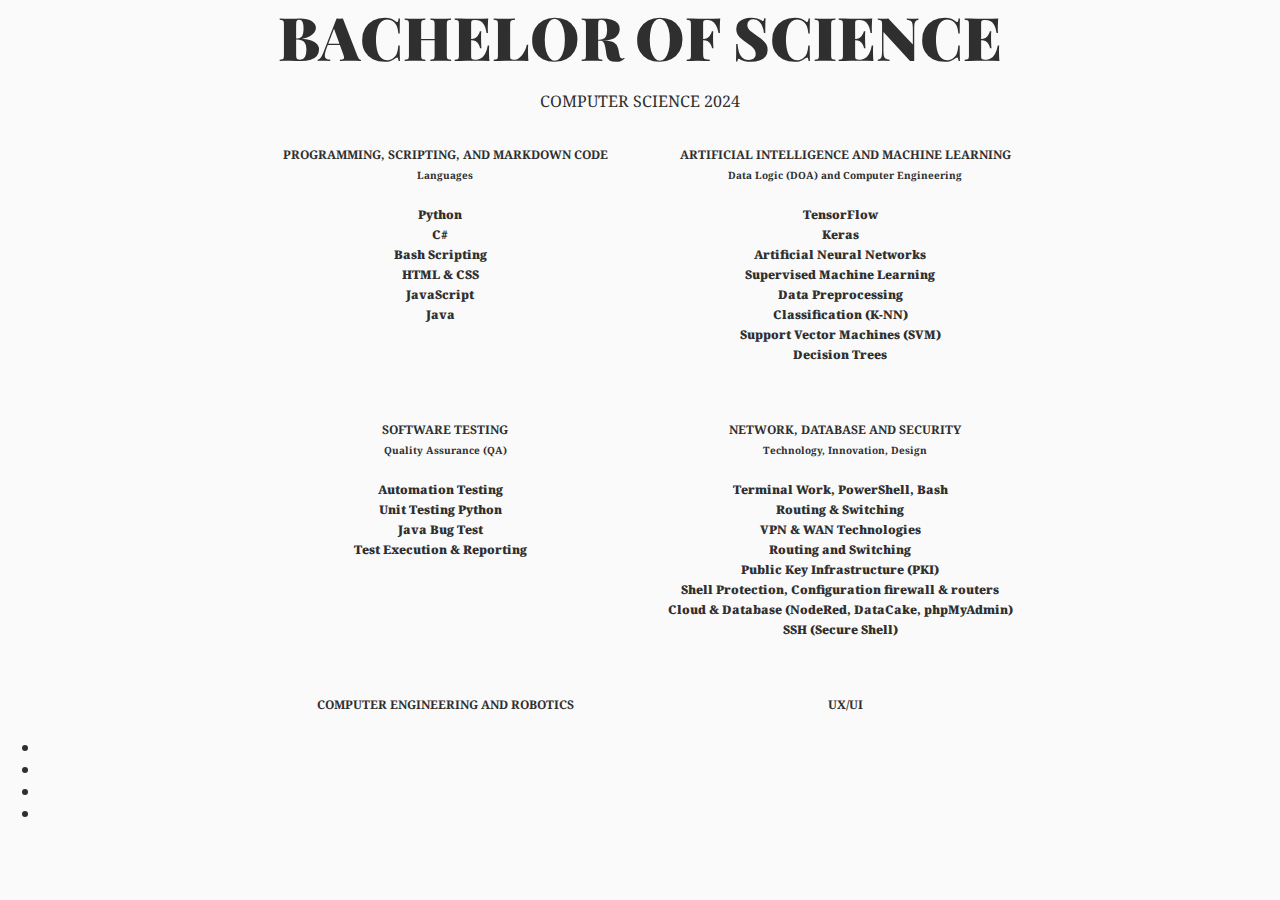
<file: bachelor.html>
<!DOCTYPE html>
<html lang="en">
<head>
    <meta charset="UTF-8">
    <meta name="viewport" content="width=device=width, initial-scale=1.0">
    <title>Bachelor of Science</title>
    <link href='https://fonts.googleapis.com/css?family=Playfair+Display:400,700,900,400italic,700italic,900italic|Droid+Serif:400,700,400italic,700italic' rel='stylesheet' type='text/css'>
    <link rel="stylesheet" href="Design/newspaper.css">
</head>
<body>
<div class="external">
    <div class="content">
        <div class="head">
            <div class="headerobjectswrapper">
                <header>Bachelor of Science</header>
            </div>
            <div class="subhead">Computer Science 2024</div>
        </div>
        <div class="horizontal-scroll-wrapper">
            <div class="collumns">
                <div class="collumn">
                    <div class="head">
                        <span class="headline hl1">Programming, Scripting, and Markdown Code</span>
                        <p><span class="headline hl4">Languages</span></p>
                        <div class="skill"><b>Python</b></div>
                        <br> <!-- Added to move C# to the next line -->
                        <div class="skill"><b>C#</b></div>
                        <br>
                        <div class="skill"><b>Bash Scripting</b></div>
                        <br>
                        <div class="skill"><b>HTML & CSS</b></div>
                        <br>
                        <div class="skill"><b>JavaScript</b></div>
                        <br>
                        <div class="skill"><b>Java</b></div>
                        <!-- Add other languages here if necessary -->
                    </div>
                </div>
                <div class="collumn">
                    <div class="head">
                        <span class="headline hl1">Artificial Intelligence and Machine Learning</span>
                        <p><span class="headline hl4">Data Logic (DOA) and Computer Engineering</span></p>
                        <div class="skill"><b>TensorFlow</b></div>
                        <br>
                        <div class="skill"><b>Keras</b></div>
                        <br>
                        <div class="skill"><b>Artificial Neural Networks</b></div>
                        <br>
                        <div class="skill"><b>Supervised Machine Learning</b></div>
                        <br>
                        <div class="skill"><b>Data Preprocessing</b></div>
                        <br>
                        <div class="skill"><b>Classification (K-NN)</b></div>
                        <br>
                        <div class="skill"><b>Support Vector Machines (SVM)</b></div>
                        <br>
                        <div class="skill"><b>Decision Trees</b></div>
                    </div>
                </div>
                <div class="collumn">
                    <div class="head">
                        <span class="headline hl1">Software Testing</span>
                        <p><span class="headline hl4">Quality Assurance (QA)</span></p>
                        <div class="skill"><b>Automation Testing</b></div>
                        <br>
                        <div class="skill"><b>Unit Testing Python</b></div>
                        <br>
                        <div class="skill"><b>Java Bug Test</b></div>
                        <br> 
                        <div class="skill"><b>Test Execution & Reporting</b></div>
                    </div>
                </div>
                <div class="collumn">
                    <div class="head">
                        <span class="headline hl1">Network, Database and Security</span>
                        <p><span class="headline hl4">Technology, Innovation, Design</span></p>
                        <div class="skill"><b>Terminal Work, PowerShell, Bash</b></div>
                        <br>
                        <div class="skill"><b>Routing & Switching</b></div>
                        <br>
                        <div class="skill"><b>VPN & WAN Technologies</b></div>
                        <br>
                        <div class="skill"><b>Routing and Switching</b></div>
                        <br>
                        <div class="skill"><b>Public Key Infrastructure (PKI)</b></div>
                        <br>
                        <div class="skill"><b>Shell Protection, Configuration firewall & routers</b></div>
                        <br>
                        <div class="skill"><b>Cloud & Database (NodeRed, DataCake, phpMyAdmin)</b></div>
                        <br>
                        <div class="skill"><b>SSH (Secure Shell)</b></div>
                    </div>
                </div>
                <div class="collumn">
                    <div class="head">
                        <span class="headline hl1">Computer Engineering and Robotics</span>
                        <p><span class="headline hl4">Automation Technology and Engineering</span></p>
                        <div class="skill"><b>Robotics</b></div>
                        <br>
                        <div class="skill"><b>MATLAB, LABVIEW, & Python</b></div>
                        <br>
                        <div class="skill"><b>ROS (Robotic Operating System)</b></div>
                        <br>
                        <div class="skill"><b>3D modeling and Printing</b></div>
                        <br>
                        <div class="skill"><b>BluePrint Reading</b></div>
                        <br>
                        <div class="skill"><b>Sensors & Electronic Parts</b></div>
                    </div>
                </div>
                <div class="collumn">
                    <div class="head">
                        <span class="headline hl1">UX/UI</span>
                        <p><span class="headline hl4">Designer</span></p>
                        <div class="skill"><b>Adobe Photoshop</b></div>
                        <br>
                        <div class="skill"><b>Adobe Illustrator</b></div>
                        <br> 
                        <div class="skill"><b>Procreate</b></div>
                        <br>
                        <div class="skill"><b>360 Fusion</b></div>
                    </div>
                </div>
                <div class="horizontal-line"></div>
            </div>
            <div class="research">
                <div class="head">
                    <span class="headline hl1">Bachelor Thesis Research</span>
                    <p><span class="headline hl4">Automation in Swedish Universities and Colleges</span></p>
                    <p>Publication DiVA</p>
                    <p>DOI Link</p>
                </div>
            </div>
        </div>
    </div>
</div>
<div class="menu-left">
    <ul>
      <li><a href="index.html"></a></li>
      <li><a href="bachelor.html"></a></li>
      <li><a href="gallery.html"></a></li>
      <li><a href="projects.html"></a></li>
    </ul>
  </div>  
</body>
</html>
</file>
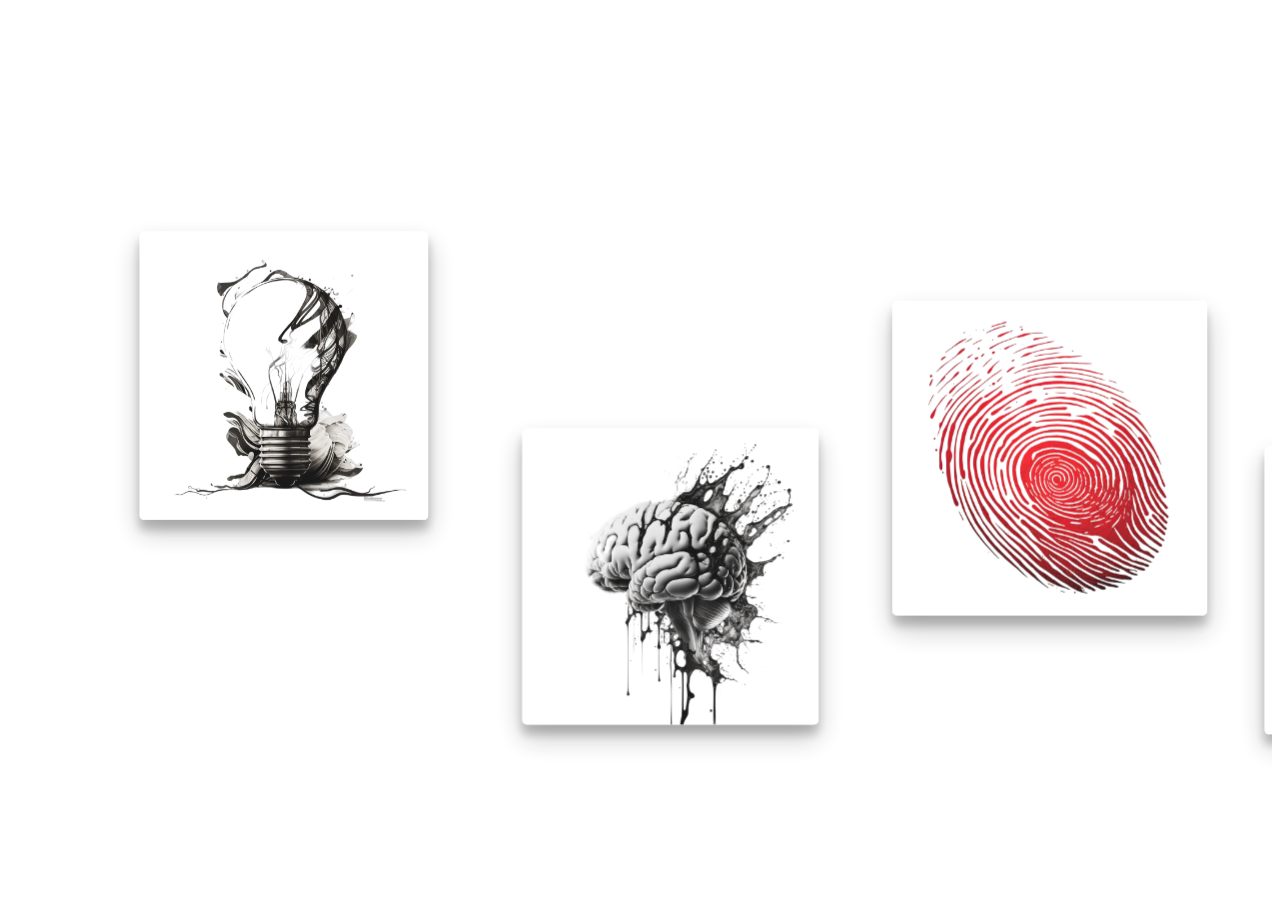
<file: projects.html>
<!DOCTYPE html>
<html lang="en">
<head>
    <meta charset="UTF-8">
    <meta name="viewport" content="width=device-width, initial-scale=1.0">
    <link href='https://fonts.googleapis.com/css?family=Playfair+Display:400,700,900,400italic,700italic,900italic|Droid+Serif:400,700,400italic,700italic' rel='stylesheet' type='text/css'>
    <link rel="stylesheet" href="Design/project.css">
    <title>Projects</title>
</head>
<body>
<div class="external">
    <div class="horizontal-scroll-wrapper">
        <div class="img-wrapper slower">
            <figure>
                <img src="./Project Image/LightBulb-PhotoRoom.png-PhotoRoom.png" alt="IPv6 Project">
                <figcaption>
                    <strong>IPv6</strong>
                    <span>IPv6 Project: Setting up IPv6 connectivity for web servers on Kali Linux. This includes configuring network setup, 
                        network services, firewall, web server installation, and creating a small HTML/CSS webpage accessible via IPv6 on any device or environment.  </span>
                </figcaption>
            </figure>
        </div>

        <div class="img-wrapper faster">
            <figure>
                <img src="./Project Image/Brain-PhotoRoom.png-PhotoRoom.png" alt="Tetris">
                <figcaption>
                    <strong>Tetris</strong>
                    <span>To improve my C# skills, especially in graphics and OOP, I'll use course topics like polymorphism, generics, delegates, and classes. 
                        My goal is to create a retro game as my final project, applying what I learned from assignments A1-A6 with C# and XAML.</span>
                </figcaption>
            </figure>
        </div>

        <div class="img-wrapper slower vertical">
            <figure>
                <img src="./Project Image/Red FingerPrint-PhotoRoom.png-PhotoRoom.png" alt="Keylogger">
                <figcaption>
                    <strong>Keylogger</strong>
                    <span> Using Python, a software-based keylogger is designed to record every keystroke made on a keyboard. 
                        Keyloggers can serve various purposes, including monitoring and surveillance, 
                        parental control, security troubleshooting, and malicious activities.
                    </span>
                </figcaption>
            </figure>
        </div>

        <div class="img-wrapper slower slower-down">
            <figure>
                <img src="./Project Image/Rubix Cube1-PhotoRoom.png-PhotoRoom.png" alt="Rubber Ducky">
                <figcaption>
                    <strong>ATiny85 USB Custom Rubber Ducky</strong>
                    <span>A Rubber Ducky is a USB device that acts as a keystroke injection tool. 
                        It looks like a flash drive but behaves like a keyboard, executing pre-programmed keystrokes quickly. 
                        Used in penetration testing and hacking, it can automate tasks and exploit system vulnerabilities.</span>
                </figcaption>
            </figure>
        </div>

        <div class="img-wrapper">
            <figure>
                <img src="./Project Image/type writer-PhotoRoom.png-PhotoRoom.png" alt="Bash Bunny">
                <figcaption>
                    <strong>Bash Bunny </strong>
                    <span>Using Raspberry Pi Zero W to create injection payload</span>
                </figcaption>
            </figure>
        </div>

        <div class="img-wrapper slower">
            <figure>
                <img src="./Project Image/Cloud-PhotoRoom.png-PhotoRoom.png" alt="File Sharing">
                <figcaption>
                    <strong>Dynamic Web Application</strong>
                    <span>The project involved creating a simple coffee shop webpage. 
                        The site provided information about products and the menu, 
                        and included a weather API app to check weather and humidity worldwide. 
                        HTML, CSS, and JavaScript were used for this assignment.</span>
                </figcaption>
            </figure>
        </div>

        <div class="img-wrapper faster1">
            <figure>
                <img src="./Project Image/hourglass.png" alt="WebPages">
                <figcaption>
                    <strong>Blog Webpage</strong>
                    <span>The goal was to create a simple black-and-white themed web page using PHP, with MySQL for the database, 
                        managed via phpMyAdmin on an Apache server through XAMPP. The objectives included implementing a user login system, 
                        user management, and organizing blog posts by categories. </span>
                </figcaption>
            </figure>
        </div>
        <!-- Add more figures as needed -->
        <div class="menu-left">
            <ul>
              <li><a href="index.html"></a></li>
              <li><a href="bachelor.html"></a></li>
              <li><a href="gallery.html"></a></li>
              <li><a href="projects.html"></a></li>
            </ul>
        </div>
    </div>
</div>
</body>
</html>
</file>
<file: Design/newspaper.css>
/* General styles for all pages */
body {
    font-family: 'Droid Serif', serif;
    font-size: 16px;
    color: #2f2f2f;
    margin: 0;
    padding: 0;
    background-color: #fafafa;
}

.frame {
    border: 5px solid black;
    padding: 100px;
    margin: 20px;
    box-sizing: border-box;
    background-color: white;
    background-image: url('/Assets/LNU.svg'); /* Default image, specific pages can override */
    background-size: contain;
    background-position: bottom right; /* Move the image to the bottom left */
    background-repeat: no-repeat;
}

header {
    font-family: 'Playfair Display', serif;
    font-weight: 1000;
    font-size: 60px;
    text-transform: uppercase;
    display: inline-block;
    line-height: 72px;
    margin-bottom: 10px;
}

p {
    margin-top: 0;
    margin-bottom: 20px;
}

.head {
    text-align: center;
    position: relative;
    margin-bottom: 25px;
}

.subhead {
    text-transform: uppercase;
    padding: 8px 0 8px 0;
    max-width: 1000px;
    margin: 0 auto;
}

/* Specific to newspaper style */
.collumns {
    max-width: 800px;
    margin: 0 auto;
    display: flex;
    flex-wrap: wrap;
    justify-content: center;
}

.collumn {
    font-size: 12px;
    line-height: 20px;
    width: calc(30% - 20px);
    margin-bottom: 30px;
    margin-left: 18px;
    margin-right: -5px;
    box-sizing: border-box;
    transition: all .7s;
    position: relative;
    text-align: justify;
}

.collumn .headline,
.collumn .citation {
    text-align: left;
    margin-left: 10px;
}

.collumn .headline.hl1 {
    font-weight: 700;
    font-size: 12px; /* Smaller font size */
    text-transform: uppercase;
    padding: 30px 0 20px 0;
}

.collumn .headline.hl4 {
    font-weight: 700;
    font-size: 10px; /* Smaller font size */
    box-sizing: border-box;
    padding: 10px 0 10px 0;
}

.collumn .figure {
    margin: 0 0 20px;
}

.collumn .figcaption {
    font-style: italic;
    font-size: 12px;
}

/* Add a horizontal line at the bottom for newspaper style */
.horizontal-line {
    width: 89%;
    margin-top: -30px;
    margin-left: 20px;
}

.media {
    -webkit-filter: sepia(80%) contrast(1) opacity(0.8);
    filter: sepia(80%) grayscale(1) contrast(1) opacity(0.8);
    mix-blend-mode: multiply;
    width: 100%;
}

/* Responsive adjustments */
@media only screen and (max-width: 1300px) {
    .collumn {
        width: calc(50% - 20px);
        margin-left: 10px;
        margin-right: 10px;
    }
}

@media only screen and (max-width: 900px) {
    .collumn {
        width: 100%;
        margin: 10px 0;
    }

    .frame {
        padding: 50px;
        margin: 10px;
    }
}

@media only screen and (max-width: 600px) {
    .frame {
        padding: 20px;
        margin: 5px;
    }

    header {
        font-size: 40px;
        line-height: 40px;
        margin-bottom: 10px;
    }

    .subhead {
        font-size: 16px;
    }

    .collumn {
        font-size: 14px;
    }

    .horizontal-line {
        width: 100%;
        margin: 10px 0;
    }
}

/* Hide scrollbar */
::-webkit-scrollbar {
    width: 1px;
    height: 1px;
}

::-webkit-scrollbar-button {
    width: 1px;
    height: 1px;
}

.external {
    overflow: auto; /* Ensure scrolling is enabled */
    height: 80vh;
}

/* Tooltip next to text */
[data-skill] {
    position: relative;
    display: inline-block;
    cursor: pointer;
    font-weight: bold;
}

/* Commented out to hide the percentage values
[data-skill]::after {
    content: attr(data-skill) '%';
    visibility: hidden;
    color: #2f2f2f;
    margin-left: 5px;
}

[data-skill]:hover::after {
    visibility: visible;
}
*/

/* Add spacing between skill items */
.skill {
    display: inline; /* Ensure each language starts on a new line */
    margin-bottom: 10px; /* Add spacing between languages */
    font-weight: bold; /* Make the text bold */
}
.research .headline.hl1 {
    font-weight: bold;
    font-size: 16px; /* Adjust font size as needed */
    text-transform: uppercase;
    padding: 30px 0 20px 0;
}
</file>
<file: Design/project.css>
body {
    font-family: Hepta Slab, sans-serif;
    font-weight: 500;
    background: #ffffff;
    color: #5D4037;
}

* {
    box-sizing: border-box;
}

/* hide scrollbar */
::-webkit-scrollbar {
    width: 1px;
    height: 1px;
}

::-webkit-scrollbar-button {
    width: 1px;
    height: 1px;
}

.external {
    overflow: hidden;
    height: 100vh;
}

.horizontal-scroll-wrapper {
    display: flex;
    flex-direction: column;
    align-items: center;
    width: 100vh;
    transform: rotate(-90deg) translate3d(0,-100vh,0);
    transform-origin: right top;
    overflow-y: auto;
    overflow-x: hidden;
    padding: 0;
    height: 100vw;
    perspective: 1px;
    transform-style: preserve-3d;
    padding-bottom: 10rem;
}

.img-wrapper {
    transform: rotate(90deg);
    display: flex;
    align-items: center;
    justify-content: center;
    min-height: 50vh; /* Increased height */
    transform-origin: 50% 50%;
    transform: rotate(90deg) translateZ(.1px) scale(0.9) translateX(0px) translateY(-3vh);
    transition: 1s;
}

.img-wrapper:hover {
    min-height: 75vh; /* Increased height on hover */
}

.slower {
    transform: rotate(90deg) translateZ(-.2px) scale(1.1) translateX(0%) translateY(-10vh);
}

.slower1 {
    transform: rotate(90deg) translateZ(-.25px) scale(1.05) translateX(0%) translateY(8vh);
}

.slower2 {
    transform: rotate(90deg) translateZ(-.3px) scale(1.3) translateX(0%) translateY(2vh);
}

.slower-down {
    transform: rotate(90deg) translateZ(-.2px) scale(1.1) translateX(0%) translateY(16vh);
}

.faster {
    transform: rotate(90deg) translateZ(.15px) scale(0.8) translateX(0%) translateY(14vh);
}

.faster1 {
    transform: rotate(90deg) translateZ(.05px) scale(0.8) translateX(0%) translateY(10vh);
}

.fastest {
    transform: rotate(90deg) translateZ(.22px) scale(0.7) translateX(-10vh) translateY(-15vh);
}

.vertical {
    transform: rotate(90deg) translateZ(-.15px) scale(1.15) translateX(0%) translateY(0%);
}

.last {
    transform: rotate(90deg) translateZ(-.2px) scale(1.1) translateX(25vh) translateY(-8vh);
}

.scroll-info, header {
    position: absolute;
    left: 1rem;
}

header {
    bottom: 1rem;
}

.scroll-info {
    top: 1rem;
}

a {
    color: inherit;
    font-weight: 500;
}

h1 {
    font-weight: 300;
    font-size: 1rem;
}

.img-wrapper a {
    overflow: hidden;
    display: block;
    padding: 1vh;
    background: #efecdb;
    box-shadow: 0 10px 50px #5f2f1182;
}

img {
    max-width: 50vh; /* Increased max-width */
    max-height: 60vh; /* Increased max-height */
    transition: .5s;
    vertical-align: top;
    filter: saturate(40%) sepia(30%) hue-rotate(5deg);
}

a:hover img {
    filter: none;
}

p {
    margin: 0;
}

.scroll-info {
    display: flex;
    align-items: center;
}

.icon svg {
    width: 50px;
    fill: currentcolor;
}

figure {
    position: relative;
    margin: unset;
    display: flex;
    flex-direction: column;
    align-items: center;
    justify-content: center;
    height: 70%;
    width: auto;
    min-height: 100px;
    margin-right: 40px;
    scroll-snap-align: start;
    transition: all 0.3s ease-in-out;
}

figure img {
    height: 100%;
    width: auto;
    box-shadow: rgba(0, 0, 0, 0.25) 0px 14px 28px,
      rgba(0, 0, 0, 0.22) 0px 10px 10px;
    border-radius: 5px;
    opacity: 0.9;
    filter: brightness(1);
    outline: 1px solid transparent;
    outline-offset: -40px;
    transition: all 0.3s ease-in-out;
}

figure figcaption {
    position: absolute;
    color: transparent;
    font-size: 14pt; /* Smaller font size */
    line-height: 18pt; /* Adjusted line height */
    font-weight: 500;
    padding: 20px;
    text-align: center;
    width: 90%; /* Slightly smaller width */
    height: 90%; /* Slightly smaller height */
    display: flex;
    flex-direction: column;
    align-items: center;
    justify-content: center;
    background: rgba(0, 0, 0, 0.9);
    outline: 2px dotted transparent;
    outline-offset: 0px;
    opacity: 0;
    pointer-events: none;
    transition: all 0.3s ease-in-out;
}

figure:hover img {
    height: calc(100% - 30px); /* Slightly smaller height */
    filter: brightness(1.5);
    outline: 1px solid rgba(255, 255, 255, 0.8);
    outline-offset: 5px;
    transition: all 0.3s ease-in-out;
}

figure:hover figcaption {
    opacity: 0.8;
    color: white;
    outline: 1px solid black;
    outline-offset: -20px;
    text-shadow: 1px 1px 3px black, 0px 0px 5px black;
    transition: all 0.3s ease-in-out;
}

figure figcaption strong {
    font-size: 1.2em; /* Smaller font size */
    margin-bottom: 10px;
}

figure figcaption span {
    font-size: 0.9em; /* Smaller font size */
    text-align: center;
}
</file>
